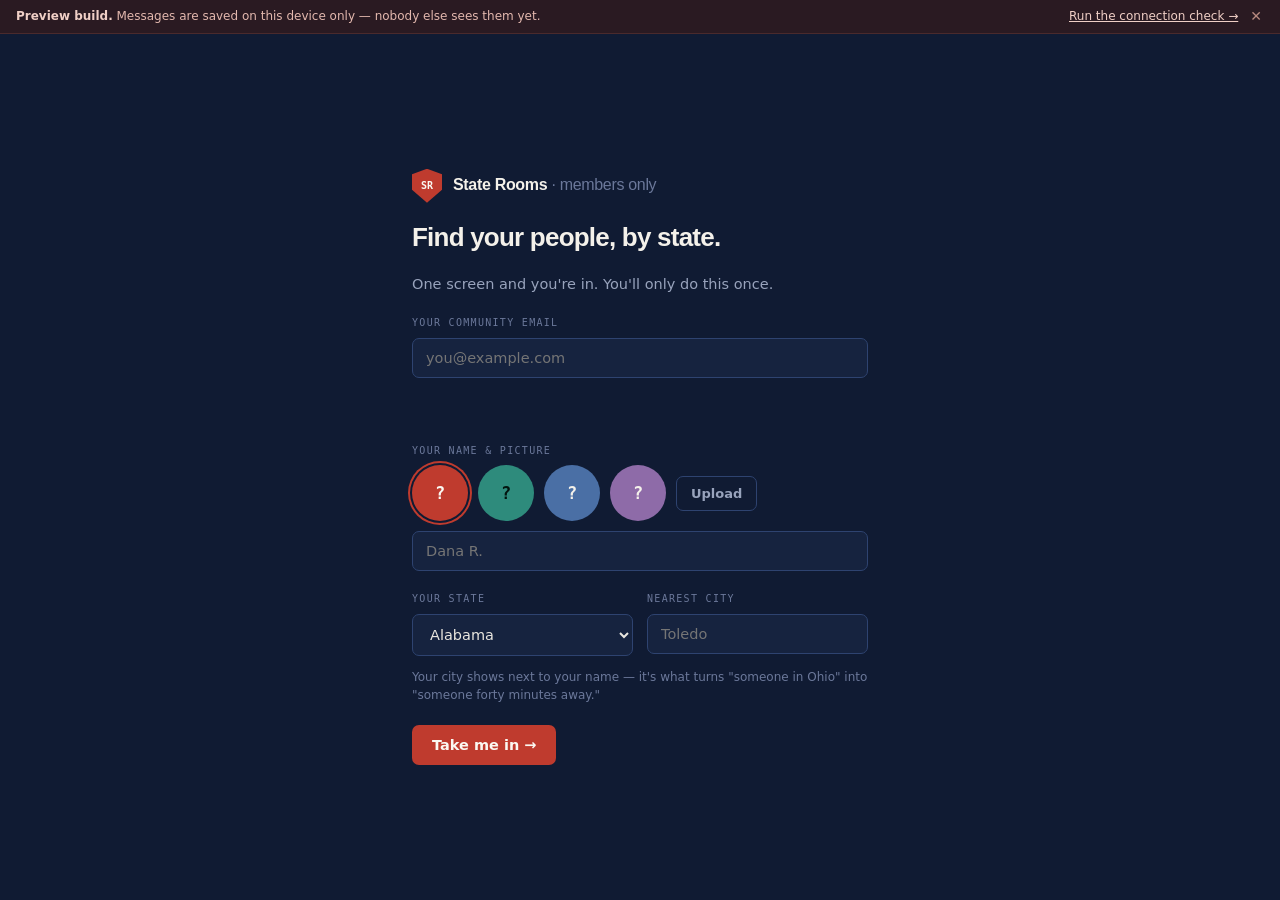
<file: public/index.html>
<!doctype html>
<html lang="en">
<head>
<meta charset="utf-8">
<meta name="viewport" content="width=device-width,initial-scale=1,viewport-fit=cover">
<meta name="color-scheme" content="dark">
<title>State Rooms</title>
<meta name="description" content="A room for every state. Join, pick yours, and talk to people close by.">
<link rel="icon" href="data:image/svg+xml,<svg xmlns='http://www.w3.org/2000/svg' viewBox='0 0 100 100'><rect width='100' height='100' rx='18' fill='%23101B33'/><path d='M50 14 L84 26 L84 60 L50 86 L16 60 L16 26 Z' fill='%23BF3B2E'/></svg>">
<link rel="stylesheet" href="app.css">
</head>
<body>

<div id="app">

  <!-- preview notice: removed once the database is wired up -->
  <div class="pbar" id="pbar">
    <span><b>Preview build.</b> Messages are saved on this device only — nobody else sees them yet.</span>
    <a href="check.html" id="checkLink">Run the connection check &rarr;</a>
    <button class="x" type="button" id="pbarX" aria-label="Hide this notice">✕</button>
  </div>

  <!-- ── JOIN ── -->
  <section class="view on" id="vJoin" aria-label="Join">
    <div class="pane">
      <div class="mark"><span class="shield">SR</span><span class="mn">State Rooms<span> &middot; members only</span></span></div>
      <h1>Find your people, by state.</h1>
      <p class="lead">One screen and you're in. You'll only do this once.</p>

      <div class="f">
        <label for="em">Your community email</label>
        <input id="em" type="email" autocomplete="email" placeholder="you@example.com" enterkeyhint="next">
        <p class="chk wait" id="emchk"></p>
      </div>

      <div class="f">
        <label for="nm">Your name &amp; picture</label>
        <div class="avrow" id="pick">
          <span class="av lg pk" role="button" tabindex="0" aria-pressed="true" data-bg="#BF3B2E" data-fg="#FBF8F2" style="background:#BF3B2E;color:#FBF8F2">?</span>
          <span class="av lg pk" role="button" tabindex="0" aria-pressed="false" data-bg="#2E8B7C" data-fg="#03150F" style="background:#2E8B7C;color:#03150F">?</span>
          <span class="av lg pk" role="button" tabindex="0" aria-pressed="false" data-bg="#4A6FA5" data-fg="#F4F1EA" style="background:#4A6FA5;color:#F4F1EA">?</span>
          <span class="av lg pk" role="button" tabindex="0" aria-pressed="false" data-bg="#8E6BA8" data-fg="#F4F1EA" style="background:#8E6BA8;color:#F4F1EA">?</span>
          <button class="btn g" type="button" id="upBtn" style="align-self:center;padding:9px 14px;font-size:13px">Upload</button>
          <input type="file" id="upFile" accept="image/*" hidden>
        </div>
        <input id="nm" type="text" maxlength="24" placeholder="Dana R." style="margin-top:3px" enterkeyhint="next">
      </div>

      <div class="two">
        <div class="f">
          <label for="stt">Your state</label>
          <select id="stt"></select>
        </div>
        <div class="f">
          <label for="cty">Nearest city</label>
          <input id="cty" type="text" maxlength="30" placeholder="Toledo" enterkeyhint="done">
        </div>
      </div>
      <p class="hint" style="margin-top:-8px">Your city shows next to your name — it's what turns "someone in Ohio" into "someone forty minutes away."</p>

      <button class="btn" id="joinBtn">Take me in &rarr;</button>
    </div>
  </section>

  <!-- ── ROOMS ── -->
  <section class="view" id="vRooms" aria-label="All rooms">
    <div class="rhead">
      <div>
        <h1>Fifty-one rooms, one space</h1>
        <p class="hint" style="margin-top:3px">Teal means someone's talking out loud in there right now.</p>
      </div>
      <div style="display:flex;gap:8px;align-items:center">
        <input class="srch" id="q" type="search" placeholder="Search states…" aria-label="Search states">
        <button class="btn g" type="button" id="meBtn" style="padding:9px 13px;font-size:13px">Me</button>
      </div>
    </div>
    <div class="grid" id="grid"></div>
  </section>

  <!-- ── A ROOM ── -->
  <section class="view" id="vRoom" aria-label="Room">
    <div class="room">
      <nav class="rail" id="rail" aria-label="All states"></nav>

      <div class="mid">
        <div class="top">
          <button class="back" type="button" id="backBtn" aria-label="All rooms">&larr;</button>
          <span class="av sm" id="tAb" style="background:#BF3B2E;color:#FBF8F2">OH</span>
          <h1 id="tNm">Ohio</h1>
          <span class="meta" id="tCt"></span>
        </div>

        <div class="notice" id="notice" hidden>
          <div class="nb">
            <div class="nf" id="nFrom"></div>
            <div class="nt" id="nTitle"></div>
            <div class="nx" id="nBody"></div>
          </div>
          <button class="cl" type="button" id="nX" aria-label="Dismiss announcement">✕</button>
        </div>

        <div class="voice">
          <span class="vlab"><i></i> On the mic</span>
          <div class="mics" id="mics"></div>
          <span class="vnames" id="vNames">Nobody yet — be the first</span>
          <button class="jn" type="button" id="micBtn">🎙 Join the mic</button>
        </div>

        <div class="chat" id="chat"></div>

        <form class="cmp" id="cmp">
          <input id="ci" type="text" aria-label="Message" autocomplete="off" enterkeyhint="send">
          <button class="snd" type="submit" aria-label="Send">↑</button>
        </form>
      </div>

      <aside class="who" id="whoList"></aside>
    </div>
  </section>

  <!-- ── ANNOUNCEMENTS (admin) ── -->
  <section class="view" id="vAnn" aria-label="Post an announcement">
    <div class="ann">
      <div class="compose">
        <div style="display:flex;align-items:center;gap:10px">
          <button class="btn g" type="button" id="annBack" style="padding:7px 11px;font-size:13px">&larr;</button>
          <div>
            <h1>Post a notice</h1>
            <p class="hint" style="margin-top:3px">It pins to the top of every room you choose. One post instead of fifty-six.</p>
          </div>
        </div>
        <div class="f">
          <label for="aTitle">Headline</label>
          <input id="aTitle" type="text" maxlength="70" placeholder="Summer meet-ups are open for sign-up">
        </div>
        <div class="f">
          <label for="aBody">The note</label>
          <textarea id="aBody" placeholder="A sentence or two. Keep it short — it sits above the conversation."></textarea>
        </div>
        <div class="f">
          <label>Take it down</label>
          <div class="seg" id="expiry">
            <button class="opt" type="button" aria-pressed="false" data-days="3"><span class="r"></span><span><b>In three days</b><em>Good for anything time-sensitive</em></span></button>
            <button class="opt" type="button" aria-pressed="true" data-days="14"><span class="r"></span><span><b>In two weeks</b><em id="exp14"></em></span></button>
            <button class="opt" type="button" aria-pressed="false" data-days="0"><span class="r"></span><span><b>When I remove it</b><em>Stays until you say otherwise</em></span></button>
          </div>
        </div>
        <button class="btn" id="postBtn">Pin to <span id="postN">51</span> rooms</button>
        <button class="btn g" type="button" id="clearBtn" style="font-size:13px;padding:9px 14px">Take down the current notice</button>
      </div>

      <aside class="side">
        <div>
          <div class="sl" style="margin-bottom:9px">Who sees it</div>
          <div class="seg" id="aud">
            <button class="opt" type="button" aria-pressed="true" data-all="1"><span class="r"></span><span><b>Every state</b><em>All 51 rooms</em></span></button>
            <button class="opt" type="button" aria-pressed="false" data-all="0"><span class="r"></span><span><b>Rooms I choose</b><em>For anything regional</em></span></button>
          </div>
          <div class="chips" id="chips" hidden></div>
        </div>
        <div class="reach">
          <div class="big" id="reachN">0</div>
          <div class="lb">people will see this</div>
        </div>
        <div class="pv">
          <div class="pl">How it lands</div>
          <div class="notice" style="margin:0;box-shadow:none">
            <div class="nb">
              <div class="nf"><span>📌 Pinned by <b id="pvWho">you</b></span></div>
              <div class="nt" id="pvT">Your headline</div>
              <div class="nx" id="pvB">Your note.</div>
            </div>
          </div>
          <p class="hint" style="margin-top:9px">Sits above the chat, not inside it. Each person can dismiss it once they've read it.</p>
        </div>
      </aside>
    </div>
  </section>

</div>

<script src="states.js"></script>
<script src="app.js"></script>
</body>
</html>
</file>
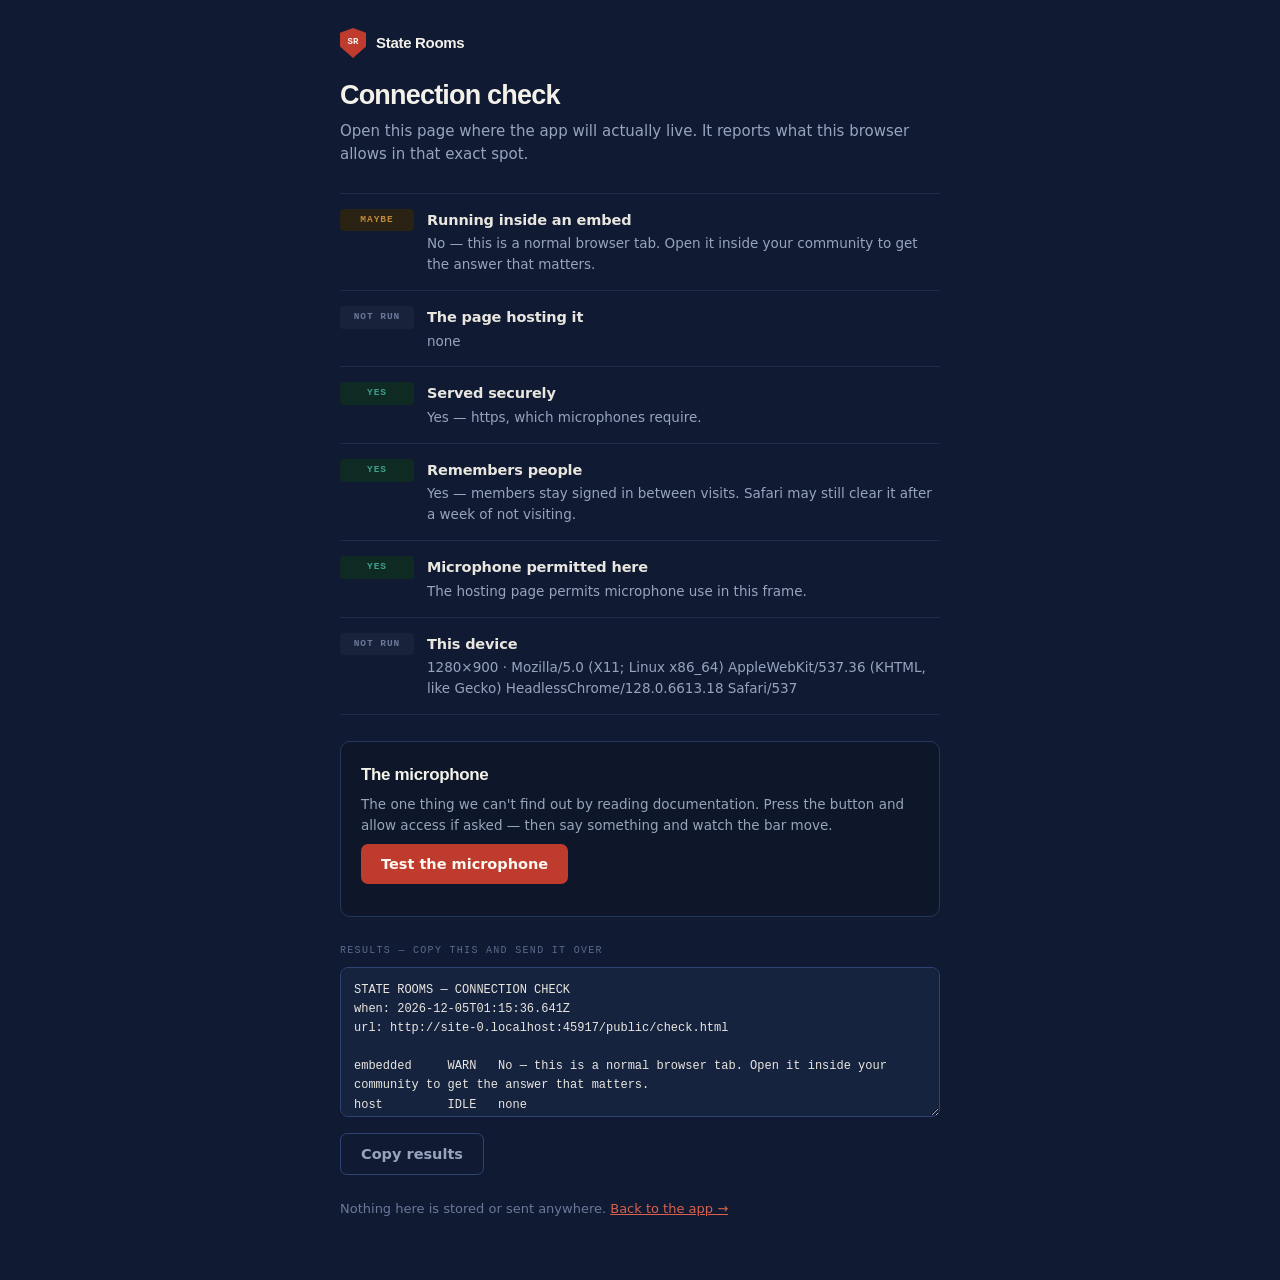
<file: public/check.html>
<!doctype html>
<html lang="en">
<head>
<meta charset="utf-8">
<meta name="viewport" content="width=device-width,initial-scale=1,viewport-fit=cover">
<meta name="color-scheme" content="dark">
<title>Connection check — State Rooms</title>
<link rel="icon" href="data:image/svg+xml,<svg xmlns='http://www.w3.org/2000/svg' viewBox='0 0 100 100'><rect width='100' height='100' rx='18' fill='%23101B33'/><path d='M50 14 L84 26 L84 60 L50 86 L16 60 L16 26 Z' fill='%23BF3B2E'/></svg>">
<style>
:root{
  --nav:#101B33;--deep:#0D1729;--panel:#16233F;--line:#1F2C48;--edge:#24365A;--line2:#2E4370;
  --paper:#F4F1EA;--text:#E9E6DF;--dim:#98A3BC;--faint:#6B789A;--faint2:#5A688C;
  --red:#BF3B2E;--red2:#D9614E;--teal:#2E8B7C;--teal2:#3FA08F;--gold:#C08A3E;
  --display:"Helvetica Neue",Helvetica,"Segoe UI",Roboto,system-ui,Arial,sans-serif;
  --body:system-ui,-apple-system,"Segoe UI",Roboto,Helvetica,Arial,sans-serif;
  --mono:ui-monospace,"SF Mono","Cascadia Mono",Menlo,Consolas,monospace;
}
*{box-sizing:border-box}
body{margin:0;background:var(--nav);color:var(--text);font-family:var(--body);font-size:15px;line-height:1.55;-webkit-font-smoothing:antialiased}
.wrap{max-width:640px;margin:0 auto;padding:28px 20px 48px}
.mark{display:flex;align-items:center;gap:10px;margin-bottom:22px}
.shield{width:26px;height:30px;background:var(--red);color:#FBF8F2;clip-path:polygon(50% 0,100% 16%,100% 62%,50% 100%,0 62%,0 16%);display:flex;align-items:center;justify-content:center;font-family:var(--mono);font-size:9px;font-weight:700}
.mn{font-family:var(--display);font-weight:800;font-size:15px;letter-spacing:-.02em;color:var(--paper)}
h1{font-family:var(--display);font-size:27px;font-weight:800;letter-spacing:-.03em;margin:0 0 10px;color:var(--paper);line-height:1.12}
.lead{color:var(--dim);margin:0 0 26px;font-size:15px}
.row{display:flex;gap:13px;padding:15px 0;border-top:1px solid var(--line);align-items:flex-start}
.row:last-of-type{border-bottom:1px solid var(--line)}
.tag{font-family:var(--mono);font-size:9.5px;letter-spacing:.1em;text-transform:uppercase;font-weight:700;
  padding:4px 7px;border-radius:4px;flex:0 0 auto;min-width:74px;text-align:center}
.pass{background:#0F2A22;color:var(--teal2)}
.fail{background:#2A1418;color:var(--red2)}
.warn{background:#2A2212;color:var(--gold)}
.idle{background:#18223A;color:var(--faint)}
.rb{flex:1;min-width:0}
.rt{font-weight:700;font-size:14.5px;letter-spacing:-.01em;margin-bottom:2px}
.rd{font-size:13.5px;color:var(--dim);overflow-wrap:anywhere}
.rd code{font-family:var(--mono);font-size:12px;background:var(--panel);padding:1px 5px;border-radius:4px;color:var(--text)}
.btn{background:var(--red);color:#FBF8F2;border:0;border-radius:7px;padding:12px 20px;font-size:14.5px;font-weight:700;font-family:var(--body);cursor:pointer;margin-top:8px}
.btn:hover{filter:brightness(1.1)}
.btn:disabled{opacity:.45;cursor:not-allowed;filter:none}
.btn.g{background:transparent;color:var(--dim);border:1px solid var(--line2)}
.btn.g:hover{background:var(--panel);color:var(--text)}
:focus-visible{outline:2px solid var(--red);outline-offset:2px}
.mic{margin:26px 0 0;background:var(--deep);border:1px solid var(--edge);border-radius:10px;padding:20px}
.mic h2{font-family:var(--display);font-size:17px;font-weight:800;letter-spacing:-.02em;margin:0 0 6px;color:var(--paper)}
.mic p{margin:0;color:var(--dim);font-size:13.5px}
.level{height:8px;background:var(--panel);border-radius:4px;overflow:hidden;margin-top:14px;display:none}
.level.on{display:block}
.level i{display:block;height:100%;width:0%;background:var(--teal2);transition:width .08s linear}
.out{margin-top:26px}
.out textarea{width:100%;min-height:150px;background:var(--panel);border:1px solid var(--line2);color:var(--text);
  border-radius:8px;padding:13px;font-family:var(--mono);font-size:12px;line-height:1.6;resize:vertical}
.sl{font-family:var(--mono);font-size:10px;letter-spacing:.13em;text-transform:uppercase;color:var(--faint2);margin-bottom:8px}
.foot{margin-top:24px;color:var(--faint);font-size:13px}
.foot a{color:var(--red2)}
</style>
</head>
<body>
<div class="wrap">
  <div class="mark"><span class="shield">SR</span><span class="mn">State Rooms</span></div>
  <h1>Connection check</h1>
  <p class="lead">Open this page where the app will actually live. It reports what this browser allows in that exact spot.</p>

  <div id="rows"></div>

  <div class="mic">
    <h2>The microphone</h2>
    <p>The one thing we can't find out by reading documentation. Press the button and allow access if asked — then say something and watch the bar move.</p>
    <button class="btn" id="micBtn">Test the microphone</button>
    <div class="level" id="level"><i id="bar"></i></div>
    <p id="micNote" style="margin-top:12px"></p>
  </div>

  <div class="out">
    <div class="sl">Results — copy this and send it over</div>
    <textarea id="report" readonly aria-label="Results"></textarea>
    <button class="btn g" id="copy" style="margin-top:9px">Copy results</button>
  </div>

  <p class="foot">Nothing here is stored or sent anywhere. <a href="index.html">Back to the app &rarr;</a></p>
</div>

<script>
(function(){
  var rows=document.getElementById('rows'), results={};

  function add(key,label,status,detail){
    results[key]={status:status,detail:detail};
    var r=document.createElement('div'); r.className='row';
    var t=document.createElement('span'); t.className='tag '+status;
    t.textContent={pass:'yes',fail:'no',warn:'maybe',idle:'not run'}[status];
    var b=document.createElement('div'); b.className='rb';
    var h=document.createElement('div'); h.className='rt'; h.textContent=label;
    var d=document.createElement('div'); d.className='rd'; d.textContent=detail;
    b.appendChild(h); b.appendChild(d);
    r.appendChild(t); r.appendChild(b);
    rows.appendChild(r);
  }

  /* 1 — embedded? */
  var framed=false;
  try{ framed = window.self !== window.top; }catch(e){ framed = true; }
  add('embedded','Running inside an embed',framed?'pass':'warn',
    framed ? 'Yes — this page is inside a frame on another site. That is the situation we care about.'
           : 'No — this is a normal browser tab. Open it inside your community to get the answer that matters.');

  /* 2 — who is hosting */
  var host='unknown';
  try{ host = document.referrer ? new URL(document.referrer).origin : (framed?'hidden by the browser':'none'); }
  catch(e){ host='unreadable'; }
  add('host','The page hosting it', framed?'pass':'idle', host);

  /* 3 — secure context (microphones require it) */
  add('secure','Served securely', window.isSecureContext?'pass':'fail',
    window.isSecureContext ? 'Yes — https, which microphones require.'
                           : 'No — without https the browser will refuse microphone access outright.');

  /* 4 — storage: does it remember people */
  var storage='fail', sdetail='';
  try{
    localStorage.setItem('__probe','1');
    storage = localStorage.getItem('__probe')==='1' ? 'pass':'fail';
    localStorage.removeItem('__probe');
    sdetail = storage==='pass'
      ? 'Yes — members stay signed in between visits. Safari may still clear it after a week of not visiting.'
      : 'Wrote but could not read back. People would have to set up again each visit.';
  }catch(e){ sdetail='Blocked — '+(e.name||'error')+'. Members would have to set up again every visit.'; }
  add('storage','Remembers people', storage, sdetail);

  /* 5 — permissions policy for the microphone, where the browser will tell us */
  var pp='warn', ppd='This browser will not say in advance — the live test below is the answer.';
  try{
    if(document.featurePolicy && document.featurePolicy.allowsFeature){
      var ok=document.featurePolicy.allowsFeature('microphone');
      pp = ok?'pass':'fail';
      ppd = ok ? 'The hosting page permits microphone use in this frame.'
               : 'The hosting page does NOT permit microphone use in this frame. Voice would need its own tab.';
    }
  }catch(e){}
  add('policy','Microphone permitted here', pp, ppd);

  /* 6 — the device */
  add('device','This device', 'idle',
    Math.round(window.innerWidth)+'×'+Math.round(window.innerHeight)+
    ' · '+(navigator.userAgent||'').slice(0,110));

  /* ── live microphone test ── */
  var micBtn=document.getElementById('micBtn'), note=document.getElementById('micNote'),
      level=document.getElementById('level'), bar=document.getElementById('bar'), stream=null;

  micBtn.onclick=function(){
    if(stream){
      stream.getTracks().forEach(function(t){t.stop();});
      stream=null; level.classList.remove('on');
      micBtn.textContent='Test the microphone';
      return;
    }
    if(!navigator.mediaDevices||!navigator.mediaDevices.getUserMedia){
      note.style.color='#D9614E';
      note.textContent='This browser offers no microphone API at all here.';
      results.microphone={status:'fail',detail:'no getUserMedia API'};
      report(); return;
    }
    micBtn.disabled=true; micBtn.textContent='Asking…';
    navigator.mediaDevices.getUserMedia({audio:true}).then(function(s){
      stream=s; micBtn.disabled=false; micBtn.textContent='Stop the test';
      level.classList.add('on');
      note.style.color='#3FA08F';
      note.textContent='Working. Say something — if the bar moves, live voice can run right here.';
      results.microphone={status:'pass',detail:'granted and capturing'};
      report(); meter(s);
    }).catch(function(err){
      micBtn.disabled=false; micBtn.textContent='Test the microphone';
      note.style.color='#D9614E';
      var name=(err&&err.name)||'Error';
      note.textContent = name==='NotAllowedError'
        ? 'Blocked. Either you declined, or this embed is not permitted to use a microphone — the second is the one that matters, so try again and allow it if you are asked.'
        : name==='NotFoundError' ? 'No microphone found on this device.'
        : 'Failed: '+name+'.';
      results.microphone={status:'fail',detail:name};
      report();
    });
  };

  function meter(s){
    var Ctx=window.AudioContext||window.webkitAudioContext;
    if(!Ctx) return;
    var ctx=new Ctx(), src=ctx.createMediaStreamSource(s), an=ctx.createAnalyser();
    an.fftSize=512; src.connect(an);
    var data=new Uint8Array(an.frequencyBinCount), peak=0;
    (function tick(){
      if(!stream){ try{ctx.close();}catch(e){} return; }
      an.getByteFrequencyData(data);
      var sum=0; for(var i=0;i<data.length;i++) sum+=data[i];
      var v=Math.min(100,(sum/data.length)*3);
      if(v>peak){ peak=v; results.microphone.detail='granted, peak level '+Math.round(peak)+'%'; }
      bar.style.width=v+'%';
      requestAnimationFrame(tick);
    })();
  }

  /* ── report ── */
  var ta=document.getElementById('report');
  function report(){
    var lines=['STATE ROOMS — CONNECTION CHECK','when: '+new Date().toISOString(),'url: '+location.href,''];
    Object.keys(results).forEach(function(k){
      lines.push(k.padEnd(12)+' '+results[k].status.toUpperCase().padEnd(6)+' '+results[k].detail);
    });
    ta.value=lines.join('\n');
  }
  results.microphone={status:'idle',detail:'not run yet'};
  report();

  document.getElementById('copy').onclick=function(){
    ta.select();
    var done=function(){ var b=document.getElementById('copy'); b.textContent='Copied'; setTimeout(function(){b.textContent='Copy results';},1600); };
    if(navigator.clipboard&&navigator.clipboard.writeText){ navigator.clipboard.writeText(ta.value).then(done,function(){document.execCommand('copy');done();}); }
    else { try{document.execCommand('copy');}catch(e){} done(); }
  };
})();
</script>
</body>
</html>
</file>
<file: public/app.css>
/* State Rooms — navy, parchment, flag red, teal.
   One committed look: the app renders the same on any host page. */

:root{
  --ink:#0A1020;
  --nav:#101B33;
  --deep:#0D1729;
  --panel:#16233F;
  --panel2:#1B2B4A;
  --line:#1F2C48;
  --line2:#2E4370;
  --edge:#24365A;
  --paper:#F4F1EA;
  --text:#E9E6DF;
  --dim:#98A3BC;
  --faint:#6B789A;
  --faint2:#5A688C;
  --red:#BF3B2E;
  --red2:#D9614E;
  --teal:#2E8B7C;
  --teal2:#3FA08F;
  --blue:#4A6FA5;
  --gold:#C08A3E;
  --display:"Helvetica Neue",Helvetica,"Segoe UI",Roboto,system-ui,Arial,sans-serif;
  --body:system-ui,-apple-system,"Segoe UI",Roboto,Helvetica,Arial,sans-serif;
  --mono:ui-monospace,"SF Mono","Cascadia Mono",Menlo,Consolas,monospace;
}

*{box-sizing:border-box}
/* Class selectors that set `display` outrank the browser's `[hidden]` rule,
   so hiding by attribute silently does nothing. Restore it once, globally. */
[hidden]{display:none!important}
html,body{height:100%}
body{
  margin:0;background:var(--nav);color:var(--text);
  font-family:var(--body);font-size:15px;line-height:1.55;
  -webkit-font-smoothing:antialiased;overflow:hidden;
}
button,input,select,textarea{font-family:inherit}
:focus-visible{outline:2px solid var(--red);outline-offset:2px}

#app{height:100%;display:flex;flex-direction:column;min-height:0}
.view{display:none;flex:1;flex-direction:column;min-height:0}
.view.on{display:flex}

/* ── shared bits ── */
.av{border-radius:50%;display:flex;align-items:center;justify-content:center;font-family:var(--mono);
  font-weight:700;flex:0 0 auto;width:38px;height:38px;font-size:12px;overflow:hidden}
.av img{width:100%;height:100%;object-fit:cover}
.av.lg{width:56px;height:56px;font-size:17px}
.av.sm{width:29px;height:29px;font-size:10px}
.av.xs{width:23px;height:23px;font-size:8.5px}

.btn{background:var(--red);color:#FBF8F2;border:0;border-radius:7px;padding:12px 20px;font-size:14.5px;
  font-weight:700;cursor:pointer;align-self:flex-start}
.btn:hover{filter:brightness(1.1)}
.btn:disabled{opacity:.4;cursor:not-allowed;filter:none}
.btn.g{background:transparent;color:var(--dim);border:1px solid var(--line2)}
.btn.g:hover{background:var(--panel2);color:var(--text)}

.f{display:flex;flex-direction:column;gap:7px}
.f label{font-family:var(--mono);font-size:10px;letter-spacing:.13em;text-transform:uppercase;color:var(--faint)}
.f input,.f select,.f textarea{background:var(--panel);border:1px solid var(--line2);color:var(--text);
  border-radius:7px;padding:11px 13px;font-size:14.5px;width:100%}
.f textarea{resize:vertical;min-height:82px;line-height:1.5}
.f input:focus,.f select:focus,.f textarea:focus{outline:2px solid var(--red);outline-offset:-1px;border-color:var(--red)}
.hint{font-size:12px;color:var(--faint);margin:0}
.two{display:grid;grid-template-columns:1fr 1fr;gap:14px}
@media (max-width:520px){.two{grid-template-columns:1fr}}

.chk{display:flex;align-items:center;gap:7px;font-family:var(--mono);font-size:11px;min-height:16px}
.chk.ok{color:var(--teal2)} .chk.no{color:var(--red2)} .chk.wait{color:var(--faint)}

/* ── join ── */
.pane{padding:36px 32px;display:flex;flex-direction:column;gap:20px;flex:1;justify-content:center;
  max-width:520px;margin:0 auto;width:100%;overflow-y:auto}
.mark{display:flex;align-items:center;gap:11px}
.shield{width:30px;height:34px;background:var(--red);color:#FBF8F2;
  clip-path:polygon(50% 0,100% 16%,100% 62%,50% 100%,0 62%,0 16%);
  display:flex;align-items:center;justify-content:center;font-family:var(--mono);font-size:10px;font-weight:700}
.mn{font-family:var(--display);font-weight:800;font-size:16px;letter-spacing:-.02em;color:var(--paper)}
.mn span{color:var(--faint);font-weight:500}
.pane h1{font-family:var(--display);font-size:26px;font-weight:800;letter-spacing:-.03em;color:var(--paper);margin:0;line-height:1.15}
.pane .lead{color:var(--dim);font-size:14.5px;max-width:42ch;margin:0}
.avrow{display:flex;gap:10px;flex-wrap:wrap;align-items:center}
.av.pk{cursor:pointer;border:2px solid transparent}
.av.pk[aria-pressed="true"]{box-shadow:0 0 0 2px var(--nav),0 0 0 4px var(--red)}

/* ── rooms ── */
.rhead{padding:20px 24px 14px;border-bottom:1px solid var(--line);display:flex;flex-wrap:wrap;gap:13px;
  justify-content:space-between;align-items:center}
.rhead h1{font-family:var(--display);font-size:18px;font-weight:700;letter-spacing:-.02em;color:var(--paper);margin:0}
.srch{background:var(--panel);border:1px solid var(--line2);color:var(--text);border-radius:7px;
  padding:9px 12px;font-size:13.5px;width:220px;max-width:100%}
.srch:focus{outline:2px solid var(--red);outline-offset:-1px}
.grid{padding:16px 24px 24px;display:grid;gap:7px;overflow-y:auto;flex:1;
  grid-template-columns:repeat(auto-fill,minmax(166px,1fr));align-content:start}
.st{display:flex;align-items:center;gap:9px;background:var(--panel);border:1px solid var(--edge);border-radius:7px;
  padding:9px 11px;cursor:pointer;text-align:left;color:var(--text);transition:.15s}
.st:hover{background:var(--panel2);border-color:#3A5384}
.st .ab{font-family:var(--mono);font-size:10.5px;font-weight:700;color:var(--deep);background:#7186AB;
  border-radius:4px;padding:3px 5px;flex:0 0 auto}
.st.lv .ab{background:var(--teal2)}
.st .nm{font-size:12.5px;font-weight:600;flex:1;letter-spacing:-.01em;overflow:hidden;text-overflow:ellipsis;white-space:nowrap}
.st .ct{font-family:var(--mono);font-size:10.5px;color:var(--faint);font-variant-numeric:tabular-nums}
.st.lv .ct{color:var(--teal2)}
.st.mine{border-color:var(--red)}

/* ── room ── */
.room{flex:1;display:grid;grid-template-columns:186px 1fr 186px;min-height:0}
.rail{border-right:1px solid var(--line);background:var(--deep);padding:14px 10px;overflow-y:auto;
  display:flex;flex-direction:column;gap:2px}
.rl{font-family:var(--mono);font-size:9.5px;letter-spacing:.13em;text-transform:uppercase;color:var(--faint2);padding:8px 8px 5px}
.ri{display:flex;align-items:center;gap:8px;padding:6px 9px;border-radius:6px;cursor:pointer;background:none;
  border:0;color:var(--dim);font-size:12.5px;width:100%;text-align:left}
.ri:hover{background:var(--panel);color:var(--text)}
.ri.cur{background:var(--edge);color:var(--paper);font-weight:600}
.ri .d{width:6px;height:6px;border-radius:50%;background:#39476B;flex:0 0 auto}
.ri.on .d{background:var(--teal2);box-shadow:0 0 0 3px rgba(63,160,143,.18)}
.ri .n{flex:1;overflow:hidden;text-overflow:ellipsis;white-space:nowrap}
.ri .c{font-family:var(--mono);font-size:10px;color:var(--faint2);font-variant-numeric:tabular-nums}

.mid{display:flex;flex-direction:column;min-width:0}
.top{padding:11px 18px;border-bottom:1px solid var(--line);display:flex;align-items:center;gap:11px;flex-wrap:wrap}
.top h1{font-family:var(--display);font-size:15.5px;font-weight:700;letter-spacing:-.02em;color:var(--paper);margin:0}
.top .meta{font-family:var(--mono);font-size:10.5px;color:var(--faint);font-variant-numeric:tabular-nums;margin-left:auto}
.back{background:none;border:0;color:var(--dim);font-size:18px;cursor:pointer;padding:0 4px;line-height:1}
.back:hover{color:var(--text)}

/* pinned notice — paper on a board */
.notice{margin:12px 18px 0;background:var(--paper);color:#1A2238;border-radius:6px;border-left:4px solid var(--red);
  padding:12px 14px;display:flex;gap:12px;align-items:flex-start;box-shadow:0 6px 18px -10px rgba(0,0,0,.7)}
.notice .nb{flex:1;min-width:0}
.notice .nt{font-family:var(--display);font-size:14px;font-weight:800;letter-spacing:-.015em;margin-bottom:3px}
.notice .nx{font-size:13px;color:#414D6B;line-height:1.5}
.notice .nf{font-family:var(--mono);font-size:9.5px;letter-spacing:.09em;text-transform:uppercase;color:#8A6A2E;
  margin-bottom:6px;display:flex;gap:8px;flex-wrap:wrap}
.notice .nf b{color:var(--red);font-weight:700}
.notice .cl{background:none;border:0;color:#8790A8;font-size:15px;cursor:pointer;padding:0 2px;line-height:1;flex:0 0 auto}
.notice .cl:hover{color:#1A2238}

/* voice */
.voice{display:flex;align-items:center;gap:13px;padding:10px 18px;background:#132340;
  border-top:1px solid var(--line);border-bottom:1px solid var(--line);flex-wrap:wrap;margin-top:12px}
.vlab{font-family:var(--mono);font-size:9.5px;letter-spacing:.13em;text-transform:uppercase;color:var(--teal2);
  display:flex;align-items:center;gap:6px}
.vlab i{width:5px;height:5px;border-radius:50%;background:var(--teal2);animation:p 1.7s infinite}
@keyframes p{0%,100%{opacity:1}50%{opacity:.25}}
.mics{display:flex}
.mics .w{position:relative;margin-right:-7px}
.mics .w .ring{position:absolute;inset:-4px;border-radius:50%;border:2px solid var(--teal2);opacity:0}
.mics .w.talk .ring{opacity:1;animation:b 1.1s ease-in-out infinite}
@keyframes b{0%,100%{transform:scale(1);opacity:.9}50%{transform:scale(1.1);opacity:.3}}
.mics .av{border:2px solid #132340}
.vnames{font-size:12.5px;color:var(--dim);flex:1;min-width:110px;overflow:hidden;text-overflow:ellipsis;white-space:nowrap}
.vnames b{color:#D7DCE8;font-weight:600}
.jn{background:var(--teal);color:#03150F;border:0;border-radius:20px;padding:7px 15px;font-size:12.5px;
  font-weight:700;cursor:pointer;white-space:nowrap}
.jn:hover{filter:brightness(1.12)}
.jn.out{background:transparent;color:var(--dim);border:1px solid var(--line2)}
.jn.err{background:transparent;color:var(--red2);border:1px solid var(--red2)}

/* chat */
.chat{flex:1;overflow-y:auto;padding:16px 18px;display:flex;flex-direction:column;gap:13px;min-height:0}
.m{display:flex;gap:10px}
.m .b{min-width:0;flex:1}
.m .h{display:flex;align-items:baseline;gap:7px;flex-wrap:wrap;margin-bottom:1px}
.m .who{font-size:13px;font-weight:700;color:var(--text);letter-spacing:-.01em}
.m .cy{font-family:var(--mono);font-size:9.5px;color:var(--faint);letter-spacing:.04em}
.m .tm{font-family:var(--mono);font-size:10px;color:var(--faint2);font-variant-numeric:tabular-nums}
.m .tx{font-size:13.5px;color:#C6CDDC;line-height:1.5;overflow-wrap:anywhere;white-space:pre-wrap}
.sys{font-family:var(--mono);font-size:10.5px;color:var(--faint2);text-align:center;padding:2px 0}
.sys.pin{color:var(--gold)}
.cmp{border-top:1px solid var(--line);padding:11px 18px;display:flex;gap:9px;align-items:center;background:var(--deep)}
.cmp input{flex:1;background:var(--panel);border:1px solid var(--line2);color:var(--text);border-radius:20px;
  padding:10px 15px;font-size:13.5px;min-width:0}
.cmp input:focus{outline:2px solid var(--red);outline-offset:-1px}
.snd{background:var(--red);color:#FBF8F2;border:0;width:35px;height:35px;border-radius:50%;cursor:pointer;
  font-size:15px;flex:0 0 auto;display:flex;align-items:center;justify-content:center}

aside.who{border-left:1px solid var(--line);background:var(--deep);padding:14px 10px;overflow-y:auto}
.wl{font-family:var(--mono);font-size:9.5px;letter-spacing:.13em;text-transform:uppercase;color:var(--faint2);padding:0 6px 9px}
.wp{display:flex;align-items:center;gap:8px;padding:5px 6px;border-radius:5px}
.wp .t{min-width:0}
.wp .t .n{font-size:12px;color:#C6CDDC;line-height:1.25;overflow:hidden;text-overflow:ellipsis;white-space:nowrap;display:block}
.wp .t .c{font-family:var(--mono);font-size:9.5px;color:var(--faint2);display:block}
.wp .mk{margin-left:auto;font-size:9px;color:var(--teal2)}

/* announcements */
.ann{flex:1;display:grid;grid-template-columns:1fr 300px;min-height:0}
.compose{padding:20px 24px;display:flex;flex-direction:column;gap:16px;overflow-y:auto}
.compose h1{font-family:var(--display);font-size:18px;font-weight:700;letter-spacing:-.02em;color:var(--paper);margin:0}
.side{border-left:1px solid var(--line);background:var(--deep);padding:18px 16px;display:flex;
  flex-direction:column;gap:15px;overflow-y:auto}
.sl{font-family:var(--mono);font-size:9.5px;letter-spacing:.13em;text-transform:uppercase;color:var(--faint2)}
.seg{display:flex;flex-direction:column;gap:6px}
.opt{display:flex;align-items:flex-start;gap:9px;padding:9px 11px;border-radius:7px;border:1px solid var(--edge);
  background:var(--panel);cursor:pointer;text-align:left;color:var(--dim);width:100%;font-size:12.5px;line-height:1.4}
.opt:hover{border-color:#3A5384;color:var(--text)}
.opt[aria-pressed="true"]{border-color:var(--red);background:#2A1A22;color:var(--paper)}
.opt .r{width:13px;height:13px;border-radius:50%;border:1.5px solid #4A5B85;flex:0 0 auto;margin-top:2px}
.opt[aria-pressed="true"] .r{border-color:var(--red);background:var(--red);box-shadow:inset 0 0 0 2.5px #2A1A22}
.opt b{display:block;font-weight:700;font-size:12.5px}
.opt em{font-style:normal;font-size:11px;color:var(--faint);display:block;margin-top:1px}
.chips{display:flex;flex-wrap:wrap;gap:5px;max-height:120px;overflow-y:auto;padding:2px}
.chip{font-family:var(--mono);font-size:10.5px;padding:4px 8px;border-radius:5px;border:1px solid var(--line2);
  background:var(--panel);color:var(--dim);cursor:pointer}
.chip:hover{border-color:#3A5384;color:var(--text)}
.chip[aria-pressed="true"]{background:var(--red);border-color:var(--red);color:#FBF8F2;font-weight:700}
.reach{background:#132340;border:1px solid var(--edge);border-radius:8px;padding:13px 14px}
.reach .big{font-family:var(--display);font-size:25px;font-weight:800;letter-spacing:-.03em;color:var(--paper);
  line-height:1;font-variant-numeric:tabular-nums}
.reach .lb{font-family:var(--mono);font-size:10px;letter-spacing:.09em;text-transform:uppercase;color:var(--faint);margin-top:5px}
.pv{background:var(--panel);border:1px solid var(--edge);border-radius:8px;padding:13px}
.pv .pl{font-family:var(--mono);font-size:9.5px;letter-spacing:.13em;text-transform:uppercase;color:var(--faint2);margin-bottom:9px}

/* preview banner */
.pbar{background:#2A1A22;border-bottom:1px solid #4A2A2C;padding:7px 16px;display:flex;gap:10px;
  align-items:center;flex-wrap:wrap;font-size:12px;color:#E3B8AE}
.pbar b{color:#F0CFC6;font-weight:700}
.pbar a{color:#F0CFC6;margin-left:auto}
.pbar .x{background:none;border:0;color:#B98A80;cursor:pointer;font-size:14px;padding:0 2px}

@media (max-width:860px){
  .room{grid-template-columns:1fr}
  .rail,aside.who{display:none}
  .ann{grid-template-columns:1fr}
  .side{border-left:0;border-top:1px solid var(--line)}
  .pane{padding:28px 20px}
}
@media (prefers-reduced-motion:reduce){*{animation:none!important;transition:none!important}}
</file>
